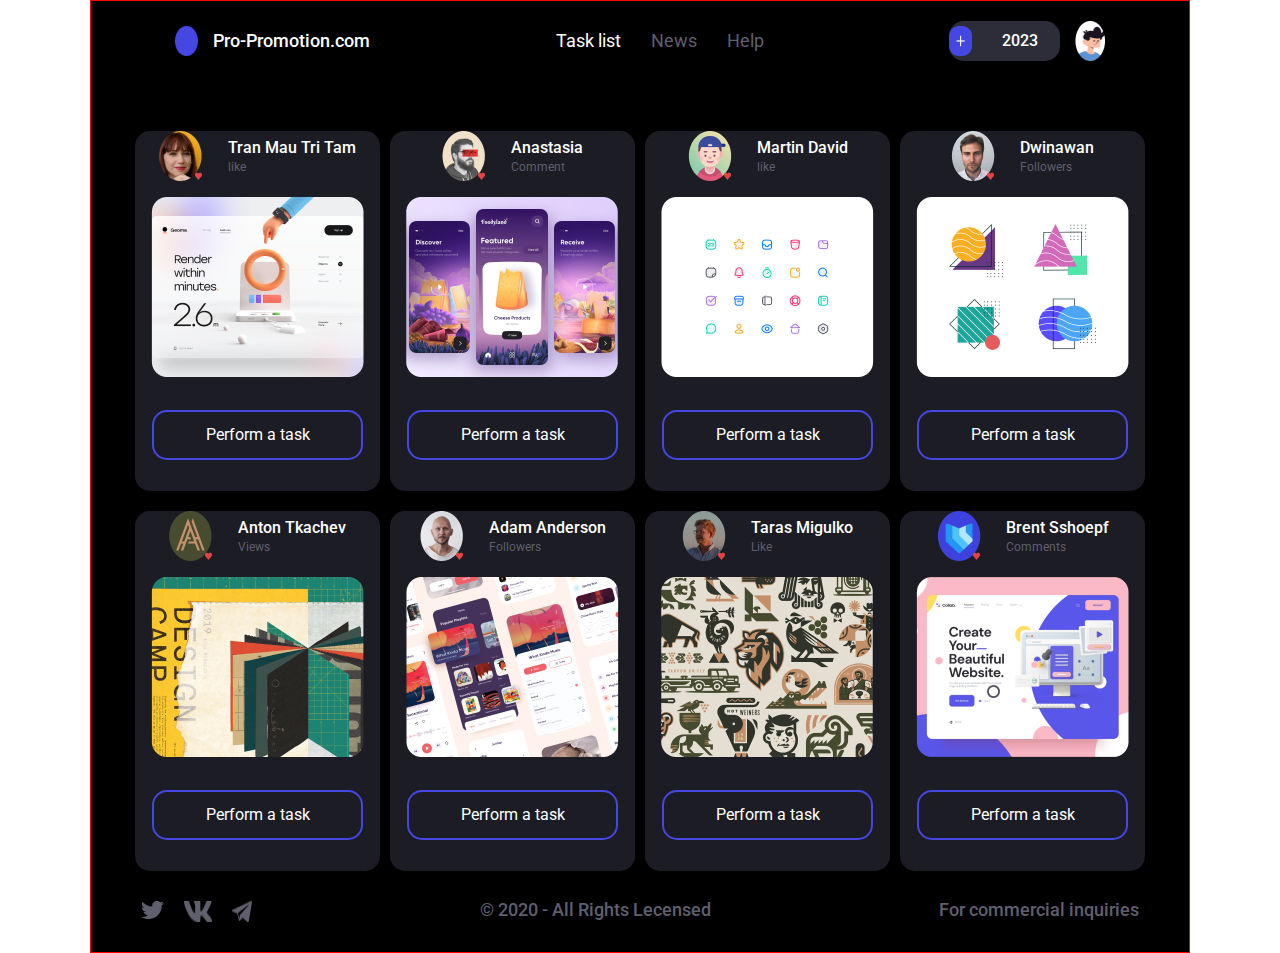
<file: index.html>
<!DOCTYPE html>
<html lang="en">
<head>
    <meta charset="UTF-8">
    <meta http-equiv="X-UA-Compatible" content="IE=edge">
    <meta name="viewport" content="width=device-width, initial-scale=1.0">
    <link
    rel="stylesheet"
    href="https://cdnjs.cloudflare.com/ajax/libs/font-awesome/4.7.0/css/font-awesome.min.css"
  />
    <link rel="stylesheet" href="css/reset.css">
    <link rel="stylesheet" href="css/style.css">
    <link rel="stylesheet" href="css/responsive.css">
    <title>design1</title>
</head>
<body>
<section class="container">
    <header>
        <div class="header-logo">
            <img src="images/img1.png" alt="">
            <p class="header-text">Pro-Promotion.com</p>
        </div>
        <nav>
            <ul class="nav-list">
                <li class="active"> Task list</li>
                <li> <a href="news.html"> News</a></li>
                <li>Help</li>
            </ul>
        </nav>
        <i class="fa fa-bars burger-menu"></i>
        <div class="header-title">
            <div class="header-btn">
                <img src="images/img2.png" alt="">
                <p class="btn-text">2023</p>
            </div>
               <img src="images/img3.png" class="header-img" alt="">
       </div>
    </header>
    <section class="task-list">
        <div class="task-card">
            <div class="card-title">
                <div class="relative">
                    <img src="images/img14.png" alt="">
                    <img src="images/img5.png" class="absolute" alt="">
                </div>
                <div>
                    <h6>Tran Mau Tri Tam</h6>
                    <p class="card-like">like</p>
                </div>
            </div>
            <div class="cards-img">
                <img src="images/img6.png" alt="">
            </div>
            <div class="card-btn">
            Perform a task
            </div>
        </div>
        <div class="task-card">
            <div class="card-title">
                <div class="relative">
                    <img src="images/img15.png" alt="">
                    <img src="images/img5.png" class="absolute" alt="">
                </div>
                <div>
                    <h6>Anastasia</h6>
                    <p class="card-like">Comment</p>
                </div>
            </div>
            <div class="cards-img">
                <img src="images/img7.png" alt="">
            </div>
            <div class="card-btn">
            Perform a task
            </div>
        </div>
        <div class="task-card">
            <div class="card-title">
                <div class="relative">
                    <img src="images/img16.png" alt="">
                    <img src="images/img5.png" class="absolute" alt="">
                </div>
                <div>
                    <h6>Martin David</h6>
                    <p class="card-like">like</p>
                </div>
            </div>
            <div class="cards-img">
                <img src="images/img8.png" alt="">
            </div>
            <div class="card-btn">
            Perform a task
            </div>
        </div>
        <div class="task-card">
            <div class="card-title">
                <div class="relative">
                    <img src="images/img17.png" alt="">
                    <img src="images/img5.png" class="absolute" alt="">
                </div>
                <div>
                    <h6>Dwinawan</h6>
                    <p class="card-like">Followers</p>
                </div>
            </div>
            <div class="cards-img">
                <img src="images/img9.png" alt="">
            </div>
            <div class="card-btn">
            Perform a task
            </div>
        </div>
        <div class="task-card">
            <div class="card-title">
                <div class="relative">
                    <img src="images/img18.png" alt="">
                    <img src="images/img5.png" class="absolute" alt="">
                </div>
                <div>
                    <h6>Anton Tkachev</h6>
                    <p class="card-like">Views</p>
                </div>
            </div>
            <div class="cards-img">
                <img src="images/img10.png" alt="">
            </div>
            <div class="card-btn">
            Perform a task
            </div>
        </div>
        <div class="task-card">
            <div class="card-title">
                <div class="relative">
                    <img src="images/img19.png" alt="">
                    <img src="images/img5.png" class="absolute" alt="">
                </div>
                <div>
                    <h6>Adam Anderson</h6>
                    <p class="card-like">Followers</p>
                </div>
            </div>
            <div class="cards-img">
                <img src="images/img11.png" alt="">
            </div>
            <div class="card-btn">
            Perform a task
            </div>
        </div>
        <div class="task-card">
            <div class="card-title">
                <div class="relative">
                    <img src="images/img20.png" alt="">
                    <img src="images/img5.png" class="absolute" alt="">
                </div>
                <div>
                    <h6>Taras Migulko</h6>
                    <p class="card-like">Like</p>
                </div>
            </div>
            <div class="cards-img">
                <img src="images/img12.png" alt="">
            </div>
            <div class="card-btn">
            Perform a task
            </div>
        </div>
        <div class="task-card">
            <div class="card-title">
                <div class="relative">
                    <img src="images/img4.png" alt="">
                    <img src="images/img5.png" class="absolute" alt="">
                </div>
                <div>
                    <h6>Brent Sshoepf</h6>
                    <p class="card-like">Comments</p>
                </div>
            </div>
            <div class="cards-img">
                <img src="images/img13.png" alt="">
            </div>
            <div class="card-btn">
            Perform a task
            </div>
        </div>
    </section>
    <footer>
        <div class="footer-img">
           <a href="https://twitter.com/" target="_blank"><img src="images/img21.png" alt=""  ></a>
           <img src="images/img22.png" alt="">
            <img src="images/img23.png" alt="">
        </div>
        <p class="footer-text">© 2020 - All Rights Lecensed</p>
        <p class="footer-text">For commercial inquiries</p>
    </footer>

</section>
    
</body>
</html>
</file>
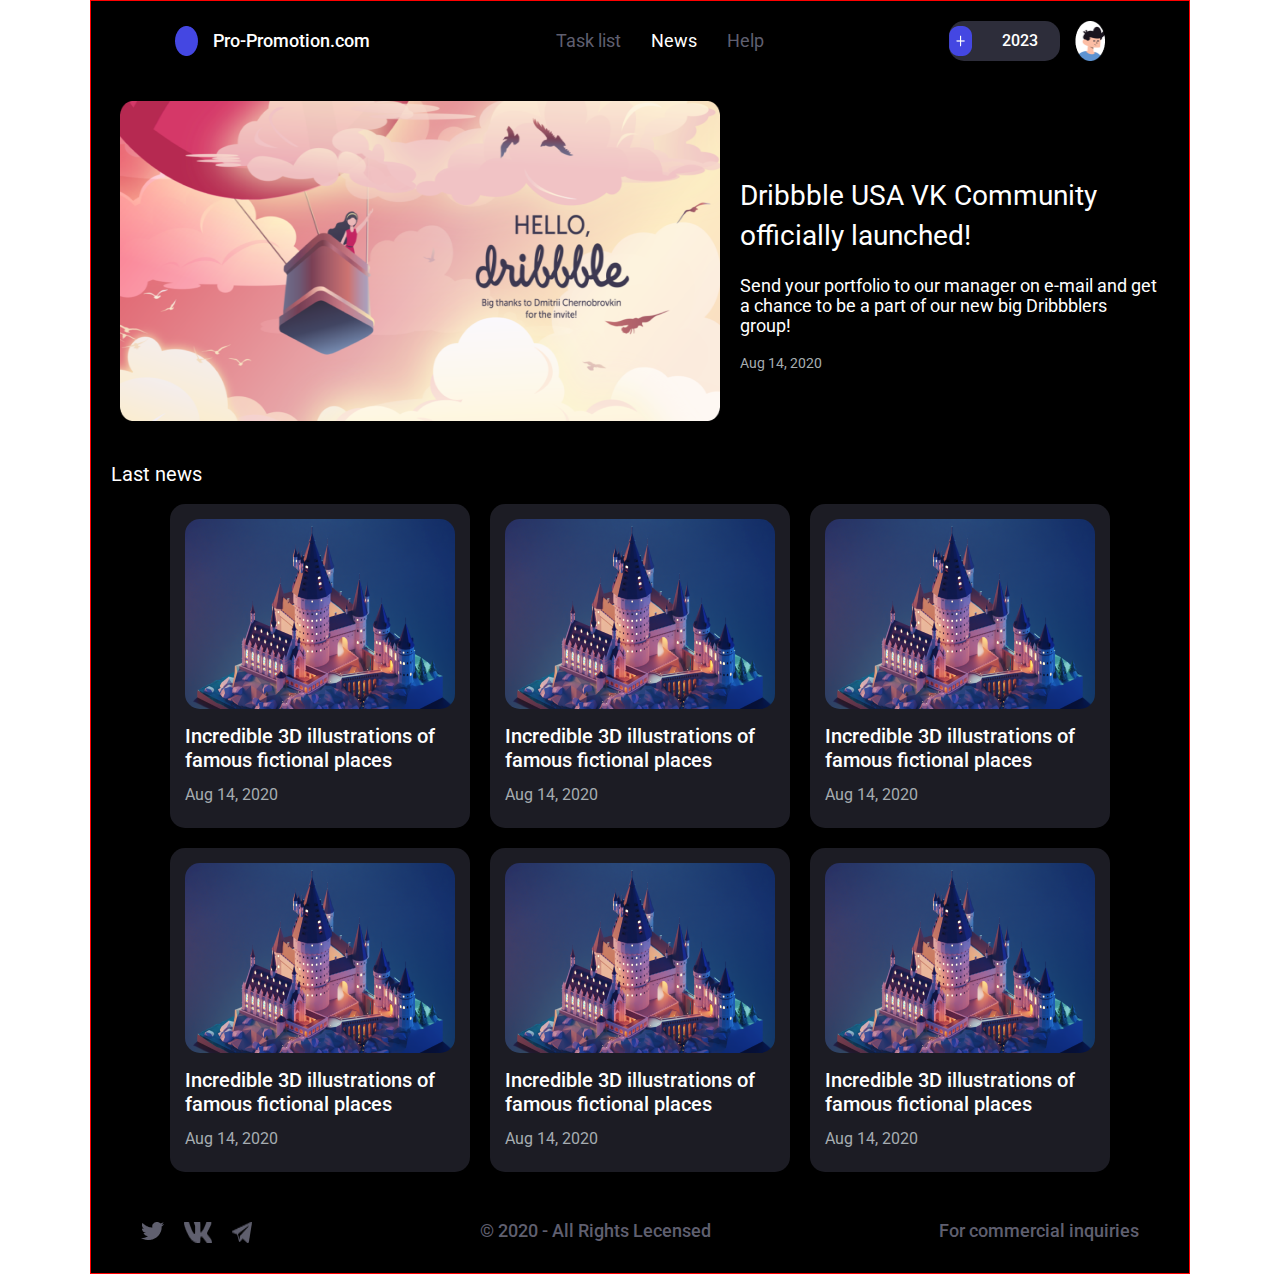
<file: news.html>
<!DOCTYPE html>
<html lang="en">
<head>
    <meta charset="UTF-8">
    <meta http-equiv="X-UA-Compatible" content="IE=edge">
    <meta name="viewport" content="width=device-width, initial-scale=1.0">
    <link
    rel="stylesheet"
    href="https://cdnjs.cloudflare.com/ajax/libs/font-awesome/4.7.0/css/font-awesome.min.css"
  />
    <link rel="stylesheet" href="css/reset.css">
    <link rel="stylesheet" href="css/style.css">
    <link rel="stylesheet" href="css/responsive.css">
    <title>Document</title>
</head>
<body>
    <section class="container">
        <header>
            <div class="header-logo">
                <img src="images/img1.png" alt="">
                <p class="header-text">Pro-Promotion.com</p>
            </div>
            <nav>
                <ul class="nav-list">
                    <li><a href="index.html" > Task list </a></li>
                    <li class="active">News</li>
                    <li>Help</li>
                </ul>
            </nav>
            <i class="fa fa-bars burger-menu"></i>
            <div class="header-title">
                <div class="header-btn">
                    <img src="images/img2.png" alt="">
                    <p class="btn-text">2023</p>
                </div>
                   <img src="images/img3.png" class="header-img" alt="">
           </div>
        </header>
        <section>
            <div class="news-banner">
                <div>
                    <img src="images/bnr1.png" alt="" class="bnr-img">
                </div>
                <div class="banner-title">
                    <h2>Dribbble USA VK Community officially launched!</h2>
                    <p class="banner-text">Send your portfolio to our manager on e-mail and get a chance to be a part of our new big Dribbblers group!</p>
                    <p class="banner-date">Aug 14, 2020</p>
                </div>
            </div>
        </section>
        <h1>Last news</h1>
        <section>
            <div class="card-wrapper">
                <div class="news-card">
                    <div class="card-img">
                    </div>
                    <p class="card-text">Incredible 3D illustrations of famous fictional places</p>
                    <p class="card-date">Aug 14, 2020</p>
                </div>
                <div class="news-card">
                    <div class="card-img">
                    </div>
                    <p class="card-text">Incredible 3D illustrations of famous fictional places</p>
                    <p class="card-date">Aug 14, 2020</p>
                </div>
                <div class="news-card">
                    <div class="card-img">
                    </div>
                    <p class="card-text">Incredible 3D illustrations of famous fictional places</p>
                    <p class="card-date">Aug 14, 2020</p>
                </div>
                <div class="news-card">
                    <div class="card-img">
                    </div>
                    <p class="card-text">Incredible 3D illustrations of famous fictional places</p>
                    <p class="card-date">Aug 14, 2020</p>
                </div>
                <div class="news-card">
                    <div class="card-img">
                    </div>
                    <p class="card-text">Incredible 3D illustrations of famous fictional places</p>
                    <p class="card-date">Aug 14, 2020</p>
                </div>
                <div class="news-card">
                    <div class="card-img">
                    </div>
                    <p class="card-text">Incredible 3D illustrations of famous fictional places</p>
                    <p class="card-date">Aug 14, 2020</p>
                </div>
            </div>
        </section>
        <footer>
            <div class="footer-img">
               <a href="https://twitter.com/" target="_blank"><img src="images/img21.png" alt=""  ></a>
               <img src="images/img22.png" alt="">
                <img src="images/img23.png" alt="">
            </div>
            <p class="footer-text">© 2020 - All Rights Lecensed</p>
            <p class="footer-text">For commercial inquiries</p>
        </footer>
    </section> 
</body>
</html>
</file>
<file: css/style.css>
@import url('https://fonts.googleapis.com/css2?family=Roboto:wght@500&display=swap');
.container{
    max-width: 1100px;
    width: 100%;
    margin: 0 auto;
    font-family: 'Roboto', sans-serif;
    background-color: black;
    border: 1px solid red;
}
header{
    display: flex;
    justify-content: space-between;
    align-items: center;
    padding: 0px 84px;
    height: 80px;
    background-color: black;
    position: sticky;
    top: 0px;
    z-index: 1;
}
.header-logo{
    display: flex;
    align-items: center;
    column-gap: 15px;
}
.header-text{
    font-weight: 500;
    font-size: 18px;
    color: #FFFFFF;
}
.nav-list{
    display: flex;
    column-gap: 30px;
    font-weight: 400;
    font-size: 18px;
    color: #5F5F6F;
}
.nav-list a{
    color: #5F5F6F;
}
.header-title{
    display: flex;
    column-gap: 15px;

}
.header-btn{
    display: flex;
    justify-content: space-between;
    align-items: center;
    width: 111px;
    height: 40px;
    background: #2D2D3A;
    border-radius: 15px;  
}
.btn-text{
    font-weight: 500;
    font-size: 16px;
    margin-right: 22px;
    color: #FFFFFF;
}
.header-img{
    width: 30px;
    height: 40px;
}
.active{
    color: #FFFFFF;
}
.burger-menu{
    display: none;
    color: white;
}

/* task section */

.task-list{
    display: flex;
    justify-content: center;
    column-gap: 10px;
    flex-wrap: wrap;
    margin-top: 50px;
    row-gap: 20px;
}

.task-card{
    width: 245px;
    height: 360px;
    background: #1C1C24;
    border-radius: 15px;
}
.card-title{
    display: flex;
    justify-content: center;
    column-gap: 25px;
    align-items: center;
}
.relative{
    width: 44px;
    height: 50px;
    position: relative;
}
.absolute{
    position: absolute;
    bottom: 0px;
    right: 0px;
}
h6{
    font-weight: 500;
    font-size: 16px;
    color: #FFFFFF;
    margin-bottom: 5px;
}
.card-like{
    font-size: 12px;
    color: #5F5F6E;
}
.cards-img{
    margin: 16px;
}
.card-btn{
    display: flex;
    align-items: center;
    justify-content: center;
    width: 211px;
    height: 50px;
    border: 2px solid #4447E2;
    border-radius: 15px;
    font-size: 16px;
    color: white;
    margin: 30px 17px;
    cursor: pointer;
    transition: all 1s;
}
.card-btn:hover{
    background: #4447E2;
}

/* footer-section */

footer{
    display: flex;
    justify-content: space-between;
    padding: 30px 50px ;
}
.footer-img{
    display: flex;
    column-gap: 20px;
}

.footer-text{
    font-weight: 500;
    font-size: 18px;
    color: #5F5F6F;
}

/* news html */

.news-banner{
    max-width: 1100px;
    display: flex;
    justify-content: center;
    column-gap: 20px;
    align-items: center;
    flex-wrap: wrap;
    padding: 20px;

}
.bnr-img{
    max-width: 600px;
    height: 320px;
}
.banner-title{
    display: flex;
    flex-direction: column;
    row-gap: 20px;
    margin-top: 20px;
}
h2{
    max-width: 420px;
    font-size: 28px;
    line-height: 40px;
    color: #FFFFFF;
}
.banner-text{
    max-width: 420px;
    font-size: 18px;
    line-height: 20px;
    color: #FFFFFF;
}
.banner-date{
    font-size: 14px;
    color: #A6ADB1;
}
h1{
    color:white;
    margin: 20px;
    font-size: 20px;
}

/* news-card */

.card-wrapper{
    display: flex;
    justify-content: center;
    column-gap: 20px;
    row-gap: 20px;
    flex-wrap: wrap;
    margin: 20px;
}
.news-card{
    display: flex;
    flex-direction: column;
    row-gap: 15px;
    width: 300px;
    height: 324px;
    background: #1C1C24;
    border-radius: 15px;
    padding: 15px;
}
.card-img{
    width: 270px;
    height: 190px;
    background-image: url("../images/bnr2.png");
    background-position: center;
    background-size: cover;
    border-radius: 15px; 
    cursor: pointer;
    transition: all 1s;
}
.card-img:hover{
    transform: rotate(10deg);

}
.card-text{
    font-weight: 500;
    font-size: 20px;
    line-height: 24px;
    color: #FFFFFF;
}
.card-date{
    font-size: 16px;
    color: #A6ADB1;

}
</file>
<file: css/responsive.css>
@media (max-width:768px){
    .nav-list{
        display: none;
    }
    .burger-menu{
        display: block;
        font-size: 30px;
    }
    footer{
        display: flex;
        flex-direction: column;
        row-gap: 20px;
        align-items: center;
    }   
}
@media (max-width:500px){
    .header-btn{
        display: none;
    }
}
</file>
